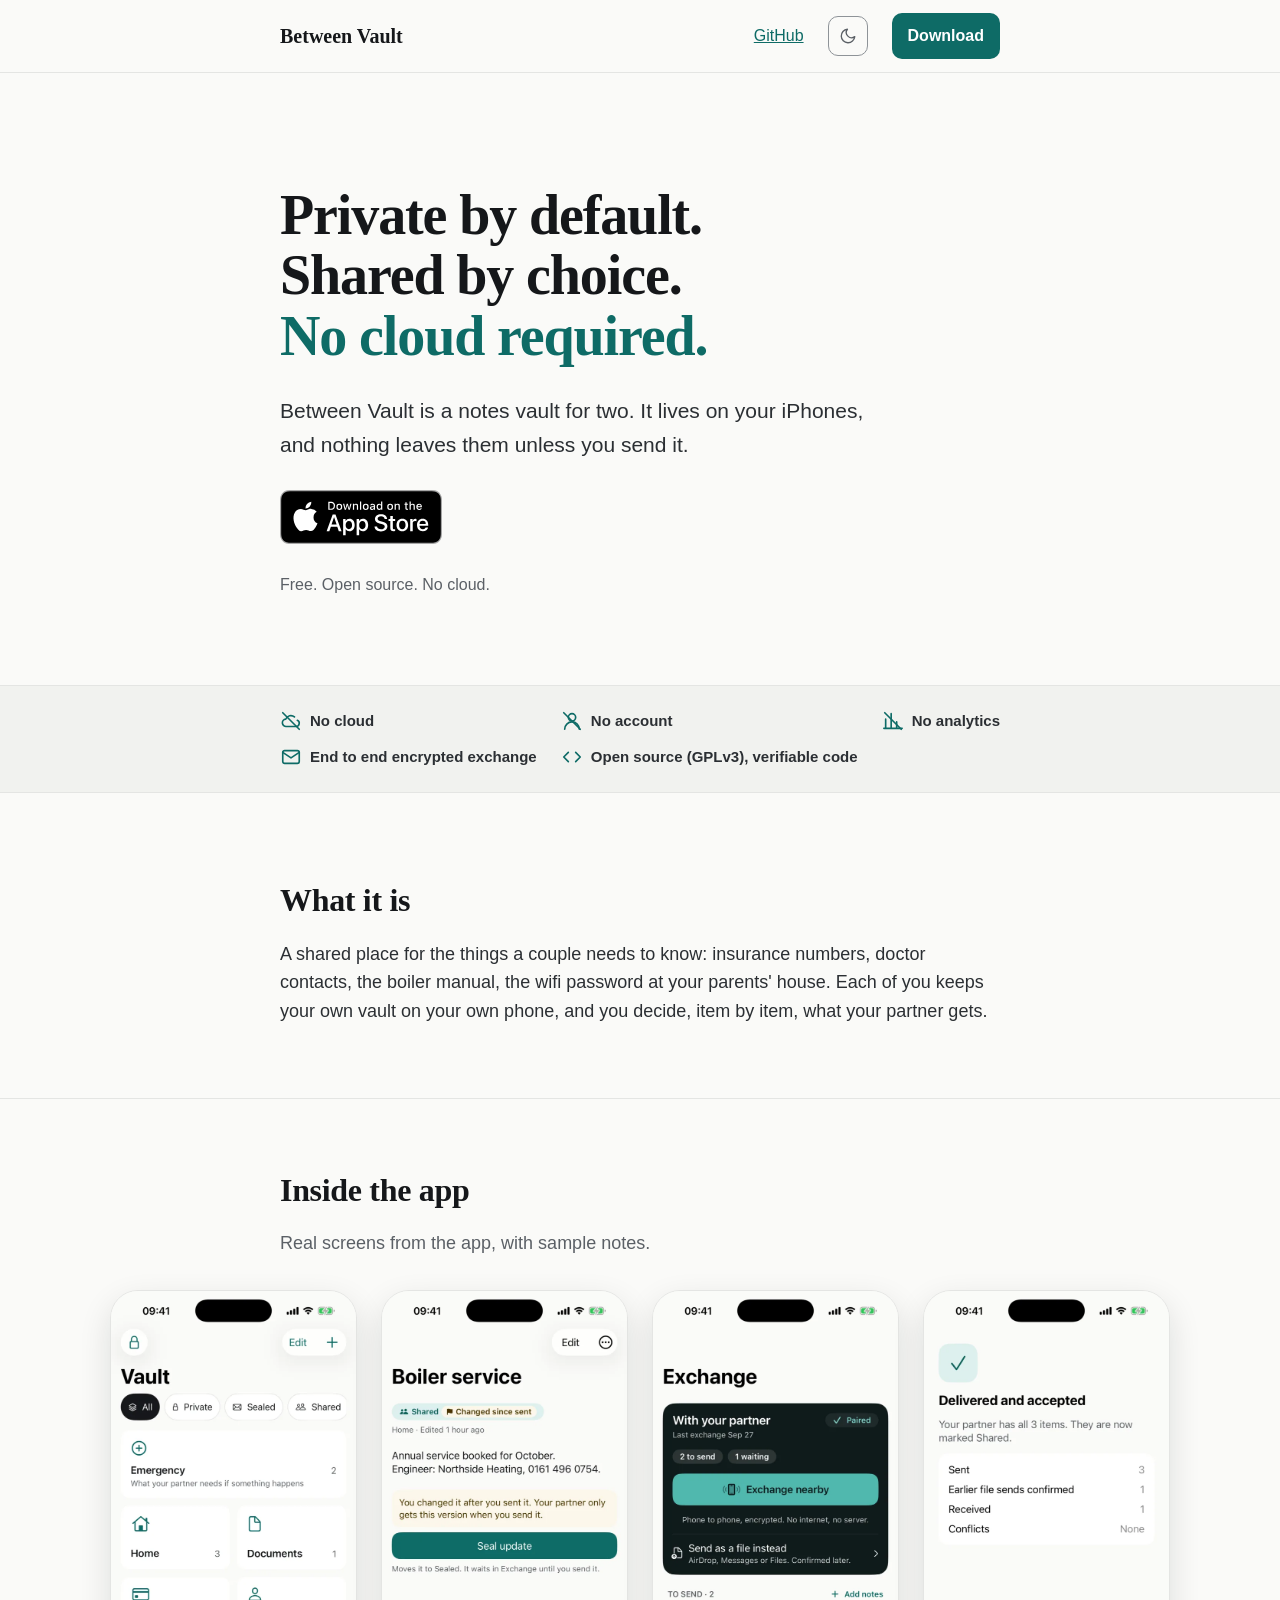
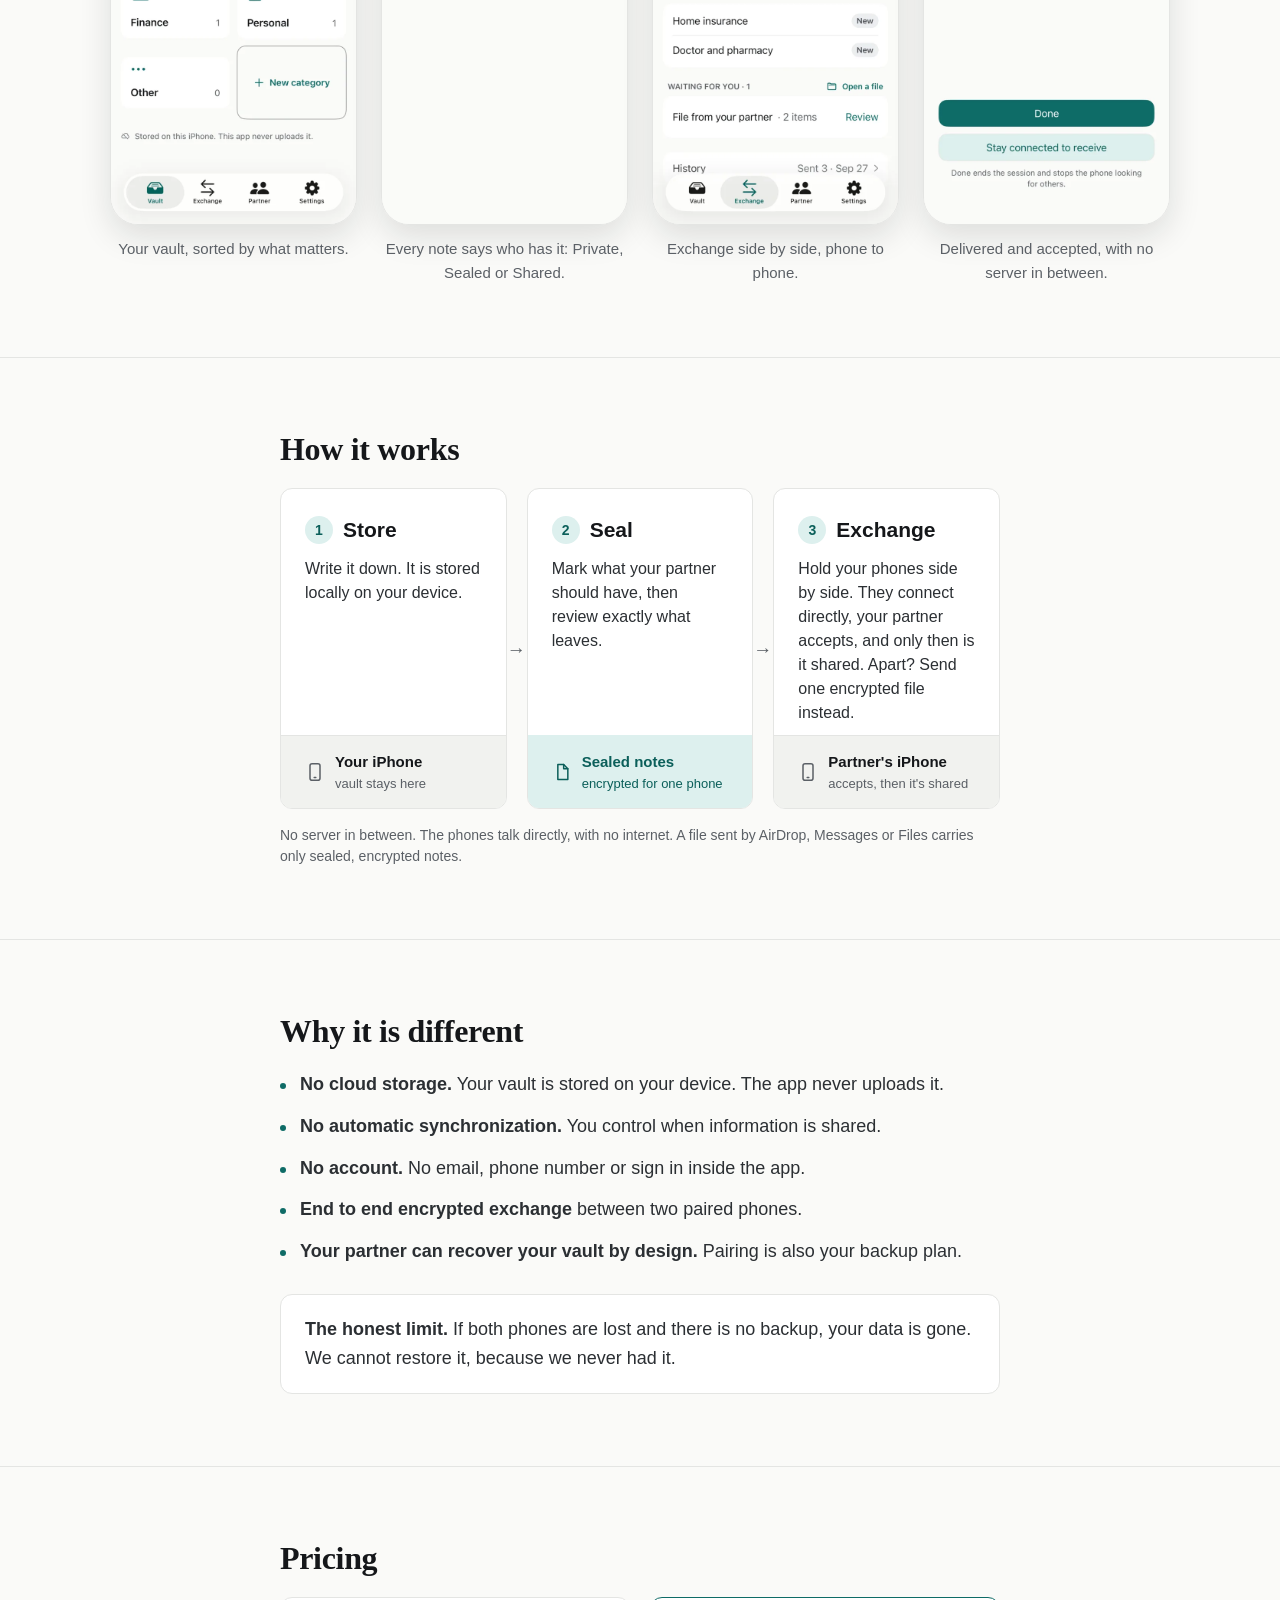
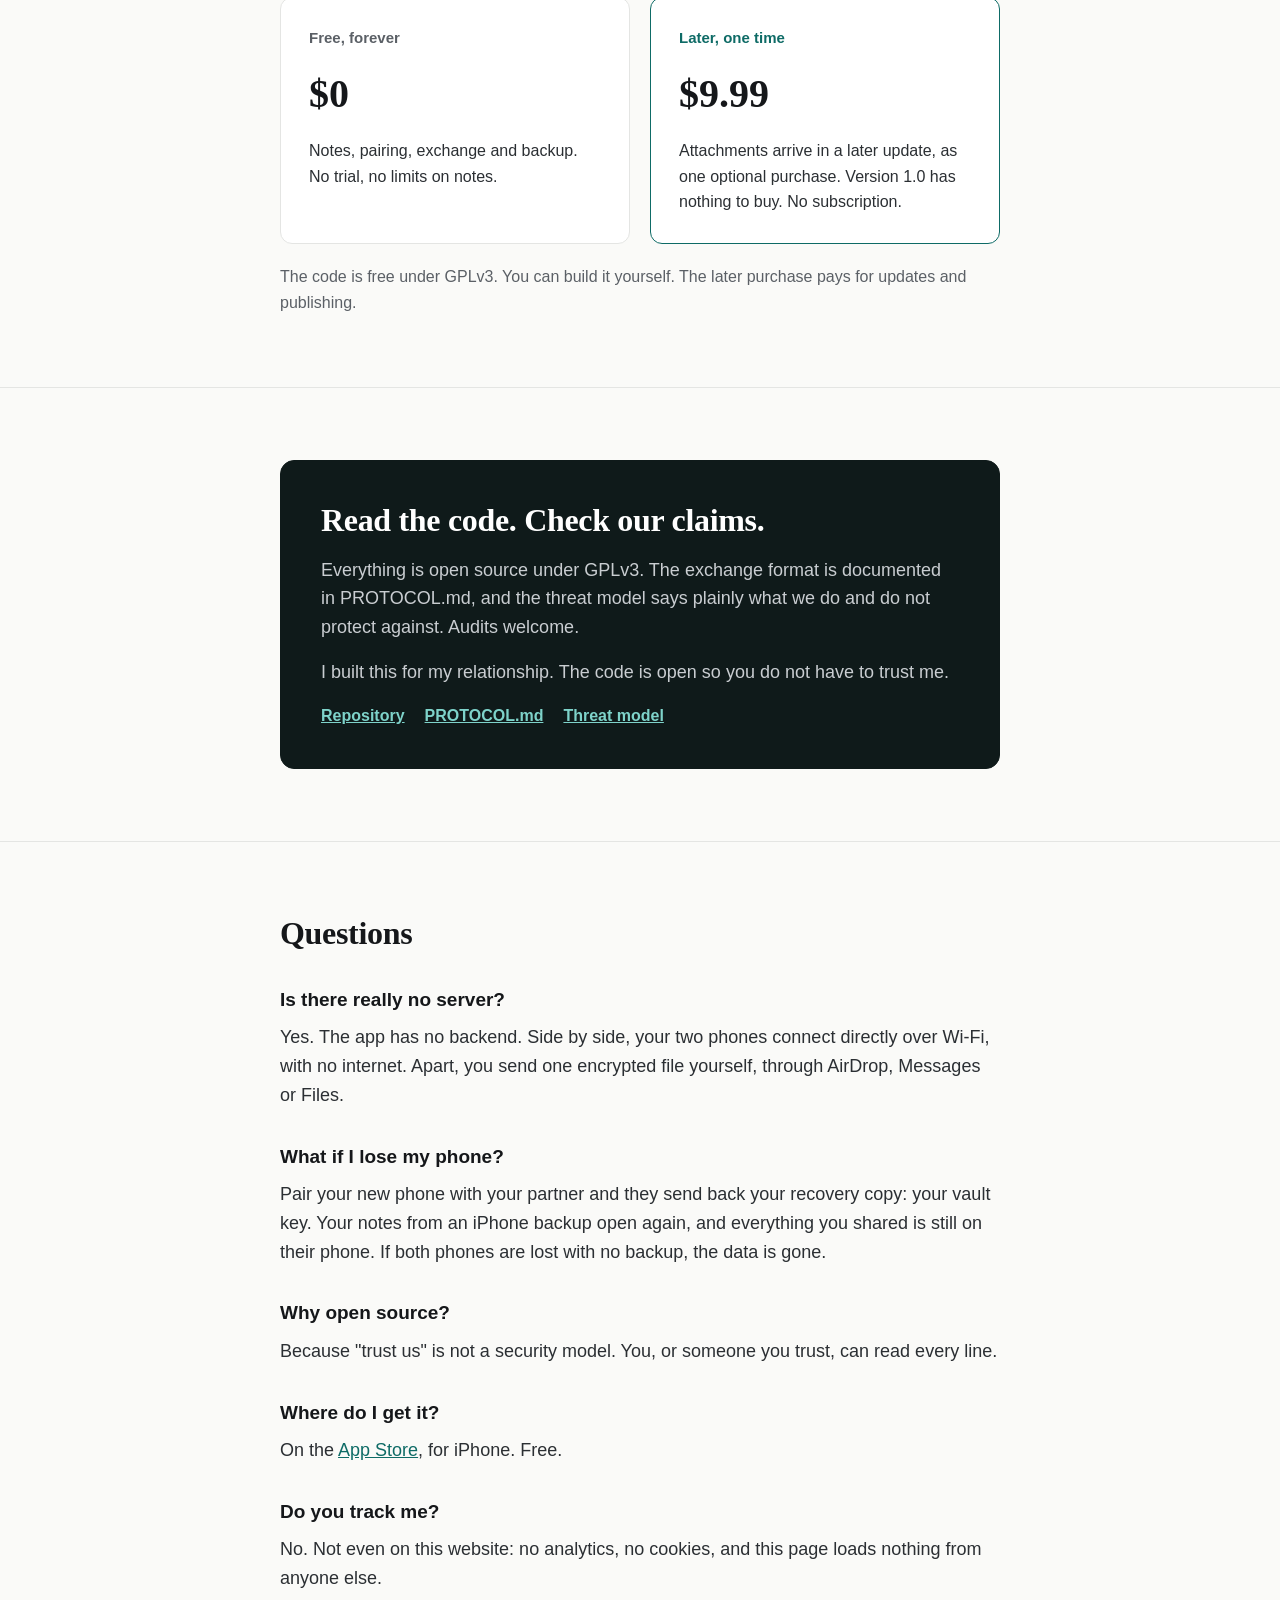
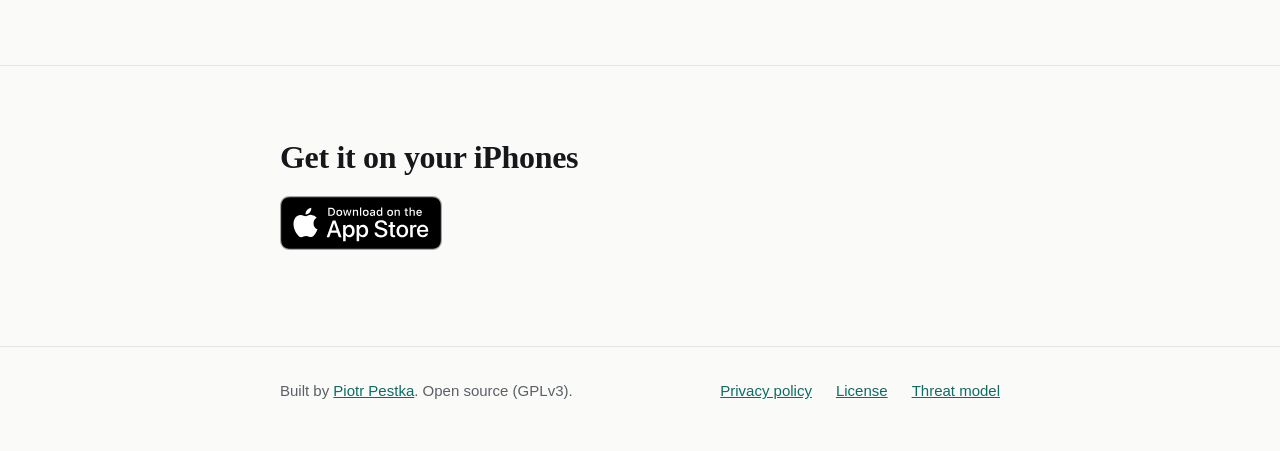
<file: web/index.html>
<!DOCTYPE html>
<html lang="en">
<head>
  <meta charset="utf-8">
  <meta name="viewport" content="width=device-width, initial-scale=1">
  <title>Between Vault: Private by default. Shared by choice.</title>
  <meta name="description" content="A notes vault for two people. It lives on your iPhones, and nothing leaves them unless you send it. No cloud. No account. Open source.">
  <meta property="og:title" content="Between Vault">
  <meta property="og:description" content="Private by default. Shared by choice. No cloud required.">
  <meta property="og:type" content="website">
  <link rel="icon" href="favicon.svg" type="image/svg+xml">
  <link rel="icon" href="favicon.ico" sizes="any">
  <link rel="stylesheet" href="styles.css">
  <script src="theme.js"></script>
</head>
<body>

  <header>
    <div class="container">
      <a class="wordmark" href="index.html">Between Vault</a>
      <nav aria-label="Primary">
        <a href="https://github.com/neatnettech/between-vault">GitHub</a>
        <a class="nav-cta" href="https://apps.apple.com/us/app/betweenvault/id6818837797">Download</a>
      </nav>
    </div>
  </header>

  <main>

    <section class="hero">
      <div class="container">
        <h1>
          <span>Private by default.</span>
          <span>Shared by choice.</span>
          <span class="accent">No cloud required.</span>
        </h1>
        <p class="hero-sub">Between Vault is a notes vault for two. It lives on your iPhones, and nothing leaves them unless you send it.</p>

        <a class="store-badge" href="https://apps.apple.com/us/app/betweenvault/id6818837797">
          <img src="app-store-badge.svg" width="162" height="54" alt="Download on the App Store">
        </a>

        <p class="hero-note">Free. Open source. No cloud.</p>
      </div>
    </section>

    <section class="band" aria-label="What we promise">
      <ul class="container">
        <li>
          <svg width="22" height="22" viewBox="0 0 24 24" fill="none" stroke="currentColor" stroke-width="1.8" stroke-linecap="round" stroke-linejoin="round" aria-hidden="true"><path d="M3 3l18 18"></path><path d="M7 18h10.5a3.5 3.5 0 0 0 1.4-6.7M15.8 7.6A6 6 0 0 0 6.2 10 4 4 0 0 0 7 18"></path></svg>
          <span>No cloud</span>
        </li>
        <li>
          <svg width="22" height="22" viewBox="0 0 24 24" fill="none" stroke="currentColor" stroke-width="1.8" stroke-linecap="round" stroke-linejoin="round" aria-hidden="true"><circle cx="12" cy="8" r="4"></circle><path d="M4 21a8 8 0 0 1 16 0"></path><path d="M3 3l18 18"></path></svg>
          <span>No account</span>
        </li>
        <li>
          <svg width="22" height="22" viewBox="0 0 24 24" fill="none" stroke="currentColor" stroke-width="1.8" stroke-linecap="round" stroke-linejoin="round" aria-hidden="true"><path d="M4 20V10M10 20V4M16 20v-7M22 20H2"></path><path d="M3 3l18 18"></path></svg>
          <span>No analytics</span>
        </li>
        <li>
          <svg width="22" height="22" viewBox="0 0 24 24" fill="none" stroke="currentColor" stroke-width="1.8" stroke-linecap="round" stroke-linejoin="round" aria-hidden="true"><rect x="3" y="5" width="18" height="14" rx="2"></rect><path d="m3 7 9 6 9-6"></path></svg>
          <span>End to end encrypted exchange</span>
        </li>
        <li>
          <svg width="22" height="22" viewBox="0 0 24 24" fill="none" stroke="currentColor" stroke-width="1.8" stroke-linecap="round" stroke-linejoin="round" aria-hidden="true"><path d="m8 7-5 5 5 5M16 7l5 5-5 5"></path></svg>
          <span>Open source (GPLv3), verifiable code</span>
        </li>
      </ul>
    </section>

    <section class="intro" id="what">
      <div class="container">
        <h2>What it is</h2>
        <p>A shared place for the things a couple needs to know: insurance numbers, doctor contacts, the boiler manual, the wifi password at your parents' house. Each of you keeps your own vault on your own phone, and you decide, item by item, what your partner gets.</p>
      </div>
    </section>

    <section id="screens" aria-labelledby="screens-title">
      <div class="container">
        <h2 id="screens-title">Inside the app</h2>
        <p class="screens-lead">Real screens from the app, with sample notes.</p>
      </div>
      <ul class="screens" role="list">
        <li>
          <figure>
            <img src="screenshots/vault.webp" width="640" height="1391" loading="lazy" decoding="async"
                 alt="The vault: Emergency, Home, Documents, Finance and Personal, each with how many notes it holds.">
            <figcaption>Your vault, sorted by what matters.</figcaption>
          </figure>
        </li>
        <li>
          <figure>
            <img src="screenshots/note.webp" width="640" height="1391" loading="lazy" decoding="async"
                 alt="A note called Boiler service, marked Shared and Changed since sent, with a Seal update button.">
            <figcaption>Every note says who has it: Private, Sealed or Shared.</figcaption>
          </figure>
        </li>
        <li>
          <figure>
            <img src="screenshots/exchange.webp" width="640" height="1391" loading="lazy" decoding="async"
                 alt="The Exchange tab: paired with your partner, two notes to send, Exchange nearby as the main action.">
            <figcaption>Exchange side by side, phone to phone.</figcaption>
          </figure>
        </li>
        <li>
          <figure>
            <img src="screenshots/delivered.webp" width="640" height="1391" loading="lazy" decoding="async"
                 alt="Delivered and accepted: three notes sent, one received, no conflicts.">
            <figcaption>Delivered and accepted, with no server in between.</figcaption>
          </figure>
        </li>
      </ul>
    </section>

    <section id="how">
      <div class="container">
        <h2>How it works</h2>
        <ol class="steps">
          <li>
            <div class="step-head">
              <span class="step-num">1</span>
              <h3>Store</h3>
            </div>
            <p>Write it down. It is stored locally on your device.</p>
            <div class="step-node">
              <svg width="20" height="20" viewBox="0 0 24 24" fill="none" stroke="currentColor" stroke-width="1.8" stroke-linecap="round" stroke-linejoin="round" aria-hidden="true"><rect x="6" y="2" width="12" height="20" rx="2.5"></rect><path d="M11 18.5h2"></path></svg>
              <span><b>Your iPhone</b><small>vault stays here</small></span>
            </div>
          </li>
          <li>
            <div class="step-head">
              <span class="step-num">2</span>
              <h3>Seal</h3>
            </div>
            <p>Mark what your partner should have, then review exactly what leaves.</p>
            <div class="step-node">
              <svg width="20" height="20" viewBox="0 0 24 24" fill="none" stroke="currentColor" stroke-width="1.8" stroke-linecap="round" stroke-linejoin="round" aria-hidden="true"><path d="M7 3h7l5 5v13H7z"></path><path d="M14 3v5h5"></path></svg>
              <span><b>Sealed notes</b><small>encrypted for one phone</small></span>
            </div>
          </li>
          <li>
            <div class="step-head">
              <span class="step-num">3</span>
              <h3>Exchange</h3>
            </div>
            <p>Hold your phones side by side. They connect directly, your partner accepts, and only then is it shared. Apart? Send one encrypted file instead.</p>
            <div class="step-node">
              <svg width="20" height="20" viewBox="0 0 24 24" fill="none" stroke="currentColor" stroke-width="1.8" stroke-linecap="round" stroke-linejoin="round" aria-hidden="true"><rect x="6" y="2" width="12" height="20" rx="2.5"></rect><path d="M11 18.5h2"></path></svg>
              <span><b>Partner's iPhone</b><small>accepts, then it's shared</small></span>
            </div>
          </li>
        </ol>

        <p class="flow-caption">No server in between. The phones talk directly, with no internet. A file sent by AirDrop, Messages or Files carries only sealed, encrypted notes.</p>
      </div>
    </section>

    <section id="why">
      <div class="container">
        <h2>Why it is different</h2>
        <ul class="why-list">
          <li><span><b>No cloud storage.</b> Your vault is stored on your device. The app never uploads it.</span></li>
          <li><span><b>No automatic synchronization.</b> You control when information is shared.</span></li>
          <li><span><b>No account.</b> No email, phone number or sign in inside the app.</span></li>
          <li><span><b>End to end encrypted exchange</b> between two paired phones.</span></li>
          <li><span><b>Your partner can recover your vault by design.</b> Pairing is also your backup plan.</span></li>
        </ul>
        <div class="callout">
          <p><b>The honest limit.</b> If both phones are lost and there is no backup, your data is gone. We cannot restore it, because we never had it.</p>
        </div>
      </div>
    </section>

    <section id="pricing">
      <div class="container">
        <h2>Pricing</h2>
        <div class="pricing">
          <div class="price-card">
            <span class="price-eyebrow">Free, forever</span>
            <span class="price">$0</span>
            <p>Notes, pairing, exchange and backup. No trial, no limits on notes.</p>
          </div>
          <div class="price-card featured">
            <span class="price-eyebrow">Later, one time</span>
            <span class="price">$9.99</span>
            <p>Attachments arrive in a later update, as one optional purchase. Version 1.0 has nothing to buy. No subscription.</p>
          </div>
        </div>
        <p class="price-note">The code is free under GPLv3. You can build it yourself. The later purchase pays for updates and publishing.</p>
      </div>
    </section>

    <section id="open-source">
      <div class="container panel">
        <h2>Read the code. Check our claims.</h2>
          <p>Everything is open source under GPLv3. The exchange format is documented in PROTOCOL.md, and the threat model says plainly what we do and do not protect against. Audits welcome.</p>
          <p>I built this for my relationship. The code is open so you do not have to trust me.</p>
        <div class="links">
          <a href="https://github.com/neatnettech/between-vault">Repository</a>
          <a href="https://github.com/neatnettech/between-vault#protocol">PROTOCOL.md</a>
          <a href="https://github.com/neatnettech/between-vault#threat-model">Threat model</a>
        </div>
      </div>
    </section>

    <section id="faq">
      <div class="container faq">
        <h2>Questions</h2>
        <div>
          <h3>Is there really no server?</h3>
          <p>Yes. The app has no backend. Side by side, your two phones connect directly over Wi-Fi, with no internet. Apart, you send one encrypted file yourself, through AirDrop, Messages or Files.</p>
        </div>
        <div>
          <h3>What if I lose my phone?</h3>
          <p>Pair your new phone with your partner and they send back your recovery copy: your vault key. Your notes from an iPhone backup open again, and everything you shared is still on their phone. If both phones are lost with no backup, the data is gone.</p>
        </div>
        <div>
          <h3>Why open source?</h3>
          <p>Because "trust us" is not a security model. You, or someone you trust, can read every line.</p>
        </div>
        <div>
          <h3>Where do I get it?</h3>
          <p>On the <a href="https://apps.apple.com/us/app/betweenvault/id6818837797">App Store</a>, for iPhone. Free.</p>
        </div>
        <div>
          <h3>Do you track me?</h3>
          <p>No. Not even on this website: no analytics, no cookies, and this page loads nothing from anyone else.</p>
        </div>
      </div>
    </section>

    <section class="final-cta" id="download">
      <div class="container">
        <h2>Get it on your iPhones</h2>
        <a class="store-badge" href="https://apps.apple.com/us/app/betweenvault/id6818837797">
          <img src="app-store-badge.svg" width="162" height="54" alt="Download on the App Store">
        </a>
      </div>
    </section>

  </main>

  <footer>
    <div class="container">
      <span>Built by <a href="https://github.com/neatnettech">Piotr Pestka</a>. Open source (GPLv3).</span>
      <nav aria-label="Footer">
        <a href="privacy.html">Privacy policy</a>
        <a href="https://github.com/neatnettech/between-vault/blob/main/LICENSE">License</a>
        <a href="https://github.com/neatnettech/between-vault#threat-model">Threat model</a>
      </nav>
    </div>
  </footer>

</body>
</html>
</file>
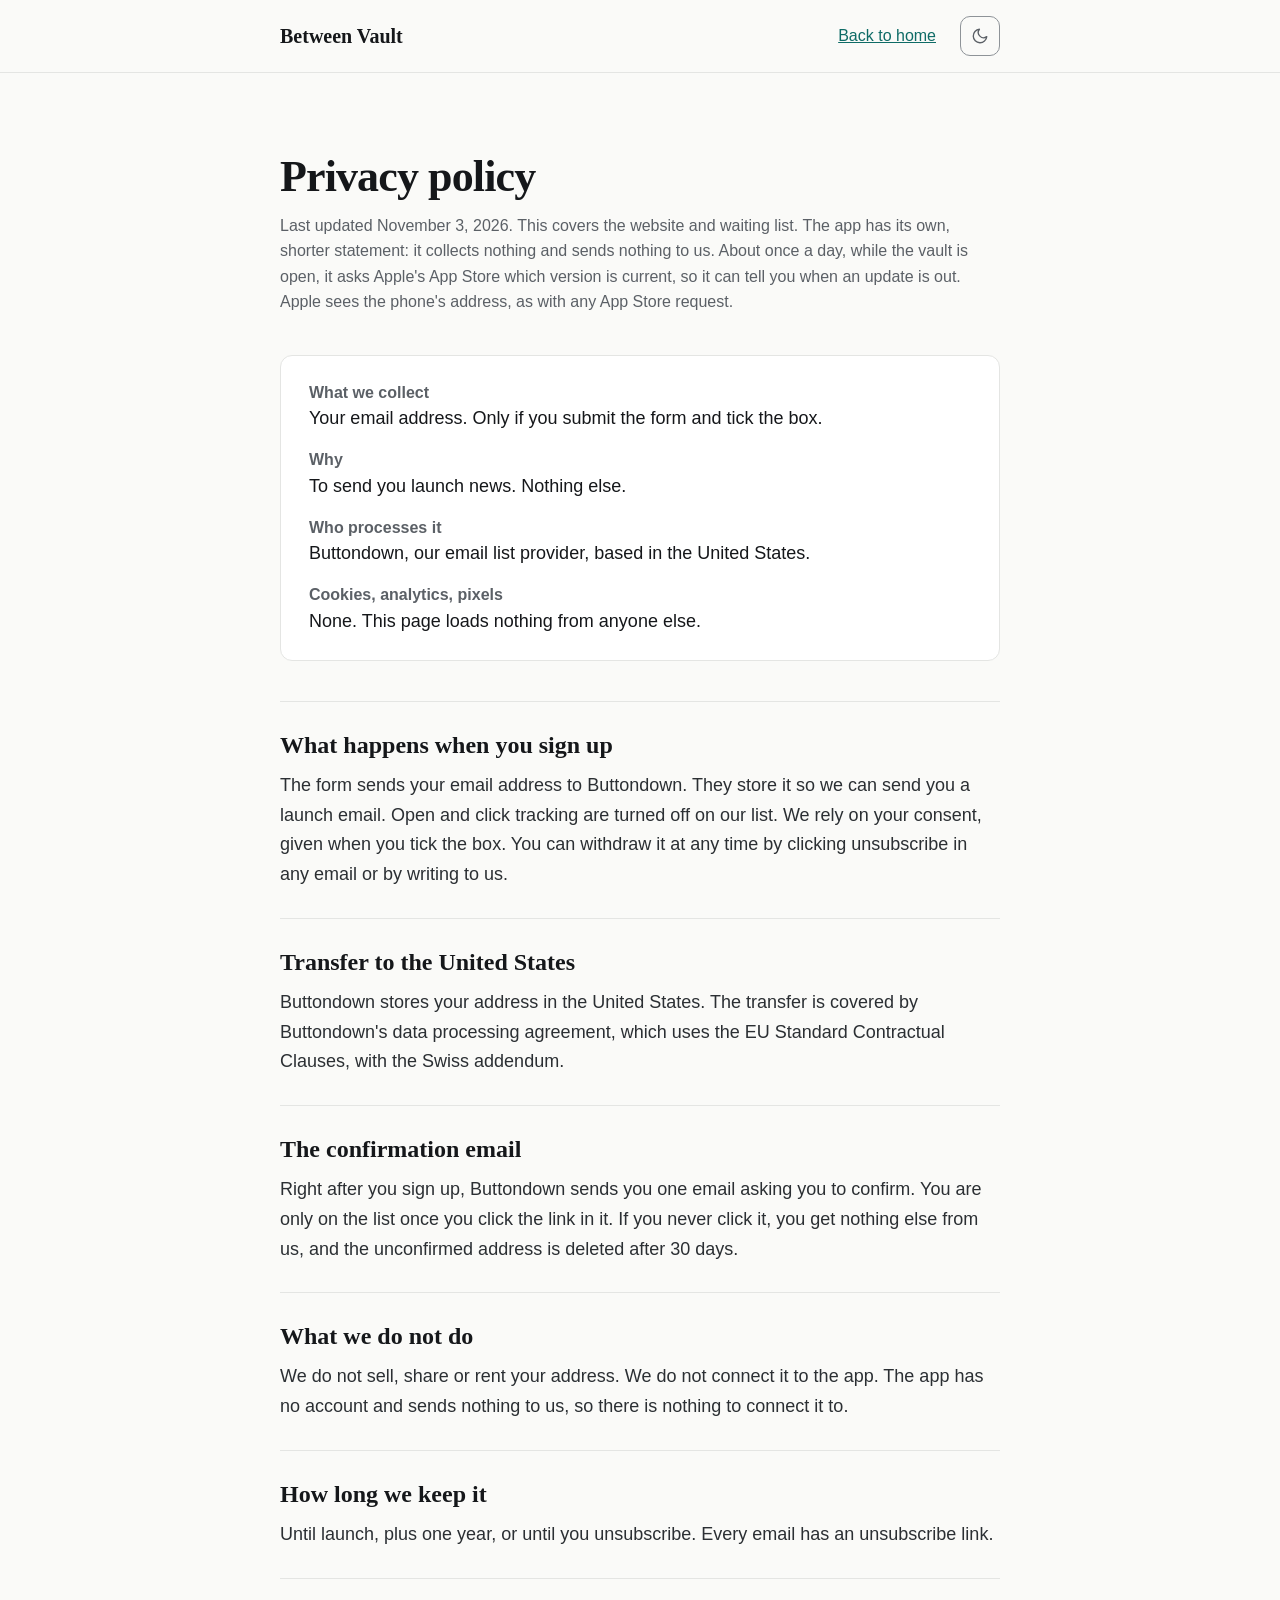
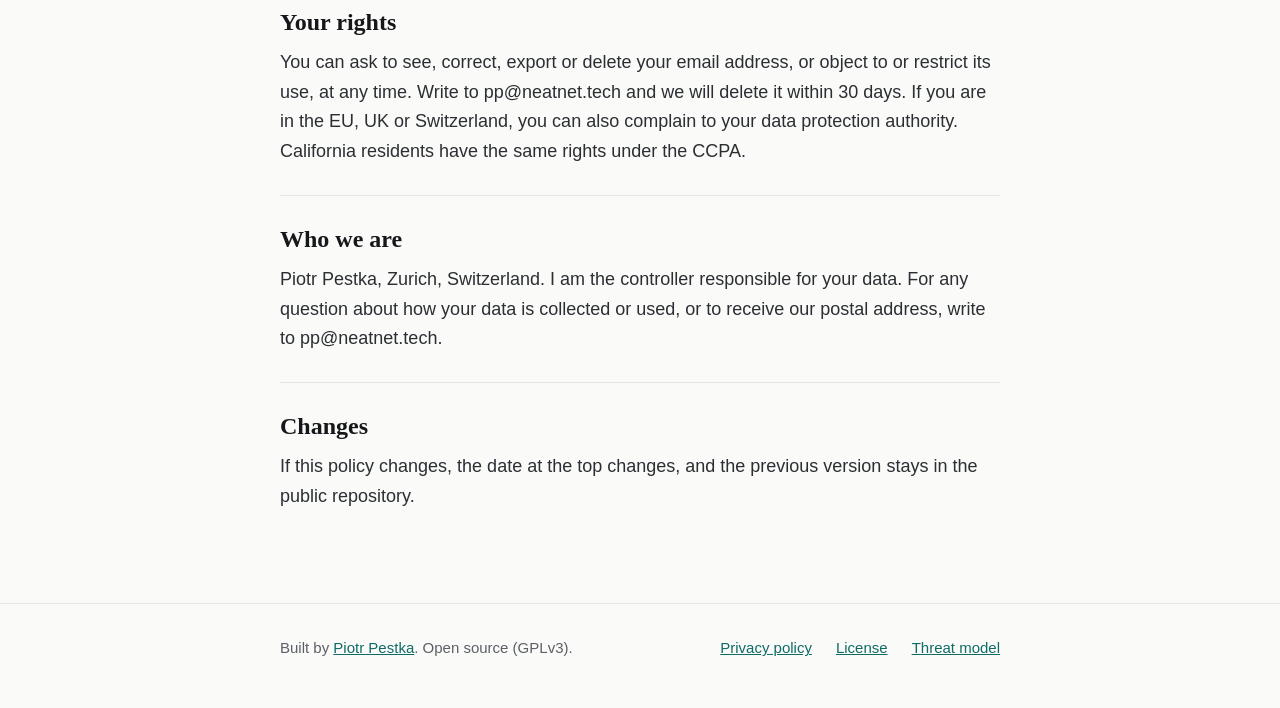
<file: web/privacy.html>
<!DOCTYPE html>
<html lang="en">
<head>
  <meta charset="utf-8">
  <meta name="viewport" content="width=device-width, initial-scale=1">
  <title>Privacy policy · Between Vault</title>
  <link rel="icon" href="favicon.svg" type="image/svg+xml">
  <link rel="icon" href="favicon.ico" sizes="any">
  <link rel="stylesheet" href="styles.css">
  <script src="theme.js"></script>
</head>
<body>

  <header>
    <div class="container">
      <a class="wordmark" href="index.html">Between Vault</a>
      <nav aria-label="Primary">
        <a href="index.html">Back to home</a>
      </nav>
    </div>
  </header>

  <main>
    <section class="doc">
      <div class="container">
        <h1 class="page-title">Privacy policy</h1>
        <p class="lede">Last updated November 3, 2026. This covers the website and waiting list. The app has its own, shorter statement: it collects nothing and sends nothing to us. About once a day, while the vault is open, it asks Apple's App Store which version is current, so it can tell you when an update is out. Apple sees the phone's address, as with any App Store request.</p>

        <section class="summary-card">
          <dl>
            <dt>What we collect</dt>
            <dd>Your email address. Only if you submit the form and tick the box.</dd>
            <dt>Why</dt>
            <dd>To send you launch news. Nothing else.</dd>
            <dt>Who processes it</dt>
            <dd>Buttondown, our email list provider, based in the United States.</dd>
            <dt>Cookies, analytics, pixels</dt>
            <dd>None. This page loads nothing from anyone else.</dd>
          </dl>
        </section>

        <div class="blk">
          <h2>What happens when you sign up</h2>
          <p>The form sends your email address to Buttondown. They store it so we can send you a launch email. Open and click tracking are turned off on our list. We rely on your consent, given when you tick the box. You can withdraw it at any time by clicking unsubscribe in any email or by writing to us.</p>
        </div>

        <div class="blk">
          <h2>Transfer to the United States</h2>
          <p>Buttondown stores your address in the United States. The transfer is covered by Buttondown's data processing agreement, which uses the EU Standard Contractual Clauses, with the Swiss addendum.</p>
        </div>

        <div class="blk">
          <h2>The confirmation email</h2>
          <p>Right after you sign up, Buttondown sends you one email asking you to confirm. You are only on the list once you click the link in it. If you never click it, you get nothing else from us, and the unconfirmed address is deleted after 30 days.</p>
        </div>

        <div class="blk">
          <h2>What we do not do</h2>
          <p>We do not sell, share or rent your address. We do not connect it to the app. The app has no account and sends nothing to us, so there is nothing to connect it to.</p>
        </div>

        <div class="blk">
          <h2>How long we keep it</h2>
          <p>Until launch, plus one year, or until you unsubscribe. Every email has an unsubscribe link.</p>
        </div>

        <div class="blk">
          <h2>Your rights</h2>
          <p>You can ask to see, correct, export or delete your email address, or object to or restrict its use, at any time. Write to pp@neatnet.tech and we will delete it within 30 days. If you are in the EU, UK or Switzerland, you can also complain to your data protection authority. California residents have the same rights under the CCPA.</p>
        </div>

        <div class="blk">
          <h2>Who we are</h2>
          <p>Piotr Pestka, Zurich, Switzerland. I am the controller responsible for your data. For any question about how your data is collected or used, or to receive our postal address, write to pp@neatnet.tech.</p>
        </div>

        <div class="blk">
          <h2>Changes</h2>
          <p>If this policy changes, the date at the top changes, and the previous version stays in the public repository.</p>
        </div>
      </div>
    </section>
  </main>

  <footer>
    <div class="container">
      <span>Built by <a href="https://github.com/neatnettech">Piotr Pestka</a>. Open source (GPLv3).</span>
      <nav aria-label="Footer">
        <a href="privacy.html">Privacy policy</a>
        <a href="https://github.com/neatnettech/between-vault/blob/main/LICENSE">License</a>
        <a href="https://github.com/neatnettech/between-vault#threat-model">Threat model</a>
      </nav>
    </div>
  </footer>

</body>
</html>
</file>
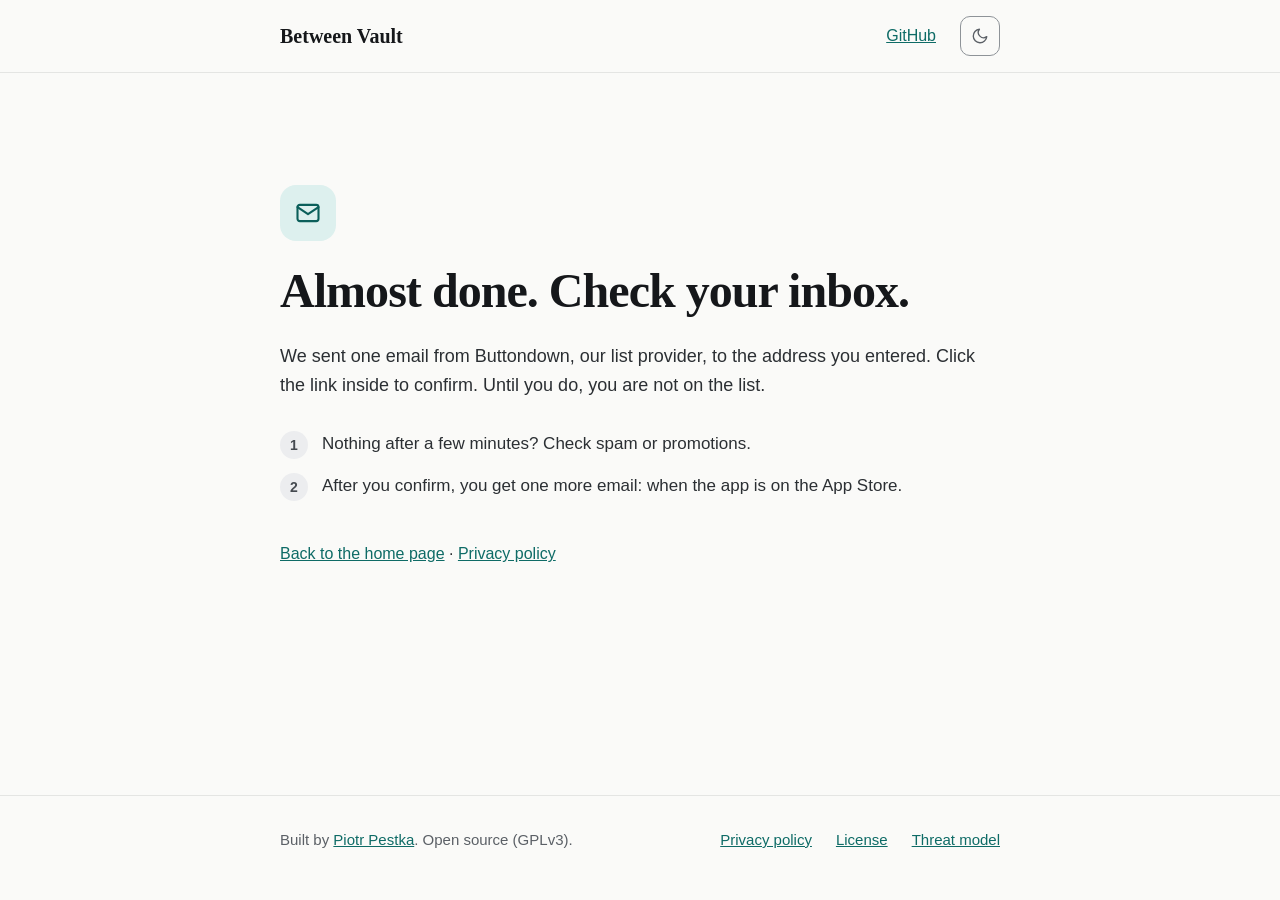
<file: web/thanks.html>
<!DOCTYPE html>
<html lang="en">
<head>
  <meta charset="utf-8">
  <meta name="viewport" content="width=device-width, initial-scale=1">
  <title>Almost done · Between Vault</title>
  <link rel="icon" href="favicon.svg" type="image/svg+xml">
  <link rel="icon" href="favicon.ico" sizes="any">
  <link rel="stylesheet" href="styles.css">
  <script src="theme.js"></script>
</head>
<body>

  <header>
    <div class="container">
      <a class="wordmark" href="index.html">Between Vault</a>
      <nav aria-label="Primary">
        <a href="https://github.com/neatnettech/between-vault">GitHub</a>
      </nav>
    </div>
  </header>

  <main>
    <section class="confirm">
      <div class="container">
        <div class="icon-tile">
          <svg width="28" height="28" viewBox="0 0 24 24" fill="none" stroke="currentColor" stroke-width="1.8" stroke-linecap="round" stroke-linejoin="round" aria-hidden="true"><rect x="3" y="5" width="18" height="14" rx="2"></rect><path d="m3 7 9 6 9-6"></path></svg>
        </div>
        <h1>Almost done. Check your inbox.</h1>
        <p>We sent one email from Buttondown, our list provider, to the address you entered. Click the link inside to confirm. Until you do, you are not on the list.</p>
        <ol class="tips">
          <li><span>Nothing after a few minutes? Check spam or promotions.</span></li>
          <li><span>After you confirm, you get one more email: when the app is on the App Store.</span></li>
        </ol>
        <p class="tail-links"><a href="index.html">Back to the home page</a> · <a href="privacy.html">Privacy policy</a></p>
      </div>
    </section>
  </main>

  <footer>
    <div class="container">
      <span>Built by <a href="https://github.com/neatnettech">Piotr Pestka</a>. Open source (GPLv3).</span>
      <nav aria-label="Footer">
        <a href="privacy.html">Privacy policy</a>
        <a href="https://github.com/neatnettech/between-vault/blob/main/LICENSE">License</a>
        <a href="https://github.com/neatnettech/between-vault#threat-model">Threat model</a>
      </nav>
    </div>
  </footer>

</body>
</html>
</file>
<file: web/styles.css>
/* Between Vault website.
   Values come from the design handoff boards: "Website index, desktop" (3),
   "Website index, mobile" (4), "Website privacy policy" (5),
   "Website signup success" (6), "Website index, dark mode" (7).
   Where a board hard codes a hex, the token below carries it. */

:root {
  color-scheme: light dark;

  /* Surfaces */
  --bg: #FAFAF8;
  --surface: #FFFFFF;
  --band: #F1F2EF;
  --panel: #0F1A1A;
  --panel-border: #0F1A1A;

  /* Ink */
  --heading: #15171A;
  --text: #15171A;
  --body: #2B2F33;
  --secondary: #5B6066;
  --badge-fill: #ECEDEF;
  --badge-ink: #454A50;

  /* Accent */
  --accent: #0E6B66;
  --accent-hover: #094C48;
  --accent-tint: #DDF0EE;
  --accent-on-tint: #0B5F5A;
  --on-accent: #FFFFFF;

  /* The panel is dark in both schemes, so its ink does not flip */
  --on-panel: #ECEDEE;
  --on-panel-heading: #FFFFFF;
  --on-panel-body: #C9CDD1;
  --on-panel-link: #7ED3CA;
  --on-panel-link-hover: #A8E4DD;

  /* Lines and state */
  --border: #E4E5E3;
  --border-strong: #8E9398;
  --error: #A1231B;

  /* Geometry */
  --radius-control: 10px;
  --radius-card: 12px;
  --radius-panel: 14px;
  --control-h: 52px;
  --header-h: 72px;
  --col: 720px;
}

/* Dark values, from the "Website index, dark mode" board.
   Two selectors on purpose: the media query serves visitors who never touch the
   switch (including with JavaScript off), the attribute serves an explicit choice.
   Keep the two lists in sync. */

@media (prefers-color-scheme: dark) {
  :root:not([data-theme="light"]) {
    --bg: #0F1112;
    --surface: #1B1E20;
    --band: #151719;
    /* The light panel inverts against the page. Dark has nothing to invert
       against, so it becomes a card like every other one on the dark board. */
    --panel: #1B1E20;
    --panel-border: #2A2D30;
    --heading: #FFFFFF;
    --text: #ECEDEE;
    --body: #C9CDD1;
    --secondary: #9BA1A7;
    --badge-fill: #2A2D30;
    --badge-ink: #C9CDD1;
    --accent: #4FB8AE;
    --accent-hover: #A8E4DD;
    /* The handoff publishes no dark tint, so this pair is derived from the app
       dark boards. Used by the step chips and the sealed file footer. */
    --accent-tint: #1E2A2A;
    --accent-on-tint: #7ED3CA;
    --on-accent: #0F1A1A;
    --border: #2A2D30;
    --border-strong: #6B7076;
    /* Not in the handoff: #A1231B is 2.9:1 on this background. 8.3:1 */
    --error: #FF8A80;
  }
}

:root[data-theme="dark"] {
  color-scheme: dark;
  --bg: #0F1112;
  --surface: #1B1E20;
  --band: #151719;
  --panel: #1B1E20;
  --panel-border: #2A2D30;
  --heading: #FFFFFF;
  --text: #ECEDEE;
  --body: #C9CDD1;
  --secondary: #9BA1A7;
  --badge-fill: #2A2D30;
  --badge-ink: #C9CDD1;
  --accent: #4FB8AE;
  --accent-hover: #A8E4DD;
  --accent-tint: #1E2A2A;
  --accent-on-tint: #7ED3CA;
  --on-accent: #0F1A1A;
  --border: #2A2D30;
  --border-strong: #6B7076;
  --error: #FF8A80;
}

:root[data-theme="light"] { color-scheme: light; }

* { margin: 0; padding: 0; box-sizing: border-box; }

html { scroll-behavior: smooth; }

body {
  background: var(--bg);
  color: var(--text);
  font-family: -apple-system, BlinkMacSystemFont, "SF Pro Text", "Segoe UI", "Helvetica Neue", Arial, sans-serif;
  font-size: 18px;
  line-height: 1.6;
  display: flex;
  flex-direction: column;
  min-height: 100vh;
}

main { flex: 1; }

a { color: var(--accent); }
a:hover { color: var(--accent-hover); }

:focus-visible {
  outline: 2px solid var(--accent);
  outline-offset: 2px;
}

/* Exactly 720px of content once the viewport allows it, 20px gutters below that */
.container {
  width: min(var(--col), 100% - 40px);
  margin-inline: auto;
}

/* Typography */

h1, .page-title {
  font-family: "New York", ui-serif, Georgia, serif;
  font-weight: 600;
  color: var(--heading);
}

h1 {
  font-size: 56px;
  line-height: 1.08;
  letter-spacing: -0.02em;
}

h2 {
  font-family: "New York", ui-serif, Georgia, serif;
  font-size: 32px;
  line-height: 1.2;
  letter-spacing: -0.01em;
  font-weight: 600;
  color: var(--heading);
  margin-bottom: 20px;
}

p { font-size: 18px; line-height: 1.6; color: var(--body); }

/* Header */

header { border-bottom: 1px solid var(--border); }

header .container {
  display: flex;
  align-items: center;
  justify-content: space-between;
  gap: 16px;
  height: var(--header-h);
}

.wordmark {
  font-family: "New York", ui-serif, Georgia, serif;
  font-size: 20px;
  font-weight: 600;
  color: var(--heading);
  text-decoration: none;
}

header nav {
  display: flex;
  align-items: center;
  gap: 24px;
  font-size: 16px;
}

.nav-cta {
  background: var(--accent);
  color: var(--on-accent);
  padding: 10px 16px;
  border-radius: var(--radius-control);
  text-decoration: none;
  font-weight: 600;
}

.nav-cta:hover { background: var(--accent-hover); color: var(--on-accent); }

/* Theme switch. Not in the handoff, which follows the system preference only.
   Hidden until theme.js unhides it, since it does nothing without JavaScript. */

.theme-toggle {
  display: flex;
  align-items: center;
  justify-content: center;
  width: 40px;
  height: 40px;
  padding: 0;
  background: none;
  /* Control border, not the hairline: this is the button's only boundary cue,
     and the hairline is 1.2:1 against the page */
  border: 1px solid var(--border-strong);
  border-radius: var(--radius-control);
  color: var(--secondary);
  cursor: pointer;
}

.theme-toggle:hover { color: var(--accent); border-color: var(--accent); }

.theme-toggle .sun { display: none; }

@media (prefers-color-scheme: dark) {
  :root:not([data-theme="light"]) .theme-toggle .sun { display: block; }
  :root:not([data-theme="light"]) .theme-toggle .moon { display: none; }
}

:root[data-theme="dark"] .theme-toggle .sun { display: block; }
:root[data-theme="dark"] .theme-toggle .moon { display: none; }
:root[data-theme="light"] .theme-toggle .sun { display: none; }
:root[data-theme="light"] .theme-toggle .moon { display: block; }

/* Sections. Every section carries a top hairline except the hero, the band,
   and the block right below the band, which already has one above it. */

section {
  padding: 72px 0;
  border-top: 1px solid var(--border);
}

.hero, .band, .intro { border-top: 0; }

.hero { padding: 112px 0 88px; }

.hero .container {
  display: flex;
  flex-direction: column;
  gap: 28px;
}

/* Desktop breaks the headline into three lines, mobile lets it flow */
.hero h1 span { display: block; }
.hero h1 .accent { color: var(--accent); }

.hero-sub { font-size: 21px; max-width: 600px; }

.hero-note { margin: 0; font-size: 16px; color: var(--secondary); }

.intro { padding: 88px 0 72px; }

/* Inside the app: real screenshots with sample notes. Four across on wide screens, two on
   tablets, a swipeable row on phones. */
.screens-lead { color: var(--secondary); margin-top: 8px; }

.screens {
  list-style: none;
  margin: 32px auto 0;
  padding: 0 20px;
  width: min(1100px, 100%);
  display: grid;
  grid-template-columns: repeat(4, 1fr);
  gap: 24px;
}

.screens figure { margin: 0; }

.screens img {
  display: block;
  width: 100%;
  height: auto;
  border-radius: 28px;
  border: 1px solid var(--border);
  box-shadow: 0 12px 32px rgba(15, 26, 26, 0.12);
}

.screens figcaption {
  margin-top: 12px;
  font-size: 15px;
  color: var(--secondary);
  text-align: center;
}

@media (max-width: 900px) {
  .screens { grid-template-columns: repeat(2, 1fr); }
}

@media (max-width: 560px) {
  .screens {
    grid-template-columns: none;
    grid-auto-flow: column;
    grid-auto-columns: 72%;
    overflow-x: auto;
    scroll-snap-type: x mandatory;
    padding-bottom: 12px;
  }
  .screens li { scroll-snap-align: center; }
}

/* App Store badge: Apple's file, shown unmodified */

.store-badge { align-self: flex-start; }

.store-badge img { display: block; height: 54px; width: auto; }

/* Promise band */

.band {
  background: var(--band);
  border-top: 1px solid var(--border);
  border-bottom: 1px solid var(--border);
  padding: 0;
}

/* The board draws five equal columns. With the real copy that forces three line
   wraps, and wrapping a flex row leaves one orphan on a second line. Three
   content sized columns put the short promises on one row and the long pair on
   the next, with the icon beside the label instead of above it. */
.band .container {
  display: grid;
  grid-template-columns: repeat(3, auto);
  justify-content: space-between;
  gap: 14px 24px;
  padding: 24px 0;
  font-size: 15px;
  font-weight: 600;
  line-height: 1.35;
  color: var(--body);
}

.band li {
  list-style: none;
  display: flex;
  align-items: center;
  gap: 8px;
  color: var(--accent);
}

.band li svg { flex-shrink: 0; }

.band li span { color: var(--body); }

/* How it works */

/* Three shared rows (heading, copy, node) so the cards line up internally
   whatever the copy length. Without subgrid support the cards simply stack
   their own content, which degrades rather than breaks. */
.steps {
  list-style: none;
  display: grid;
  grid-template-columns: repeat(3, minmax(0, 1fr));
  grid-template-rows: auto auto auto;
  gap: 20px;
}

.steps li {
  position: relative;
  grid-row: span 3;
  display: grid;
  grid-template-rows: subgrid;
  row-gap: 10px;
  background: var(--surface);
  border: 1px solid var(--border);
  border-radius: var(--radius-card);
  padding: 24px;
}

/* The cards are the flow, so the connector lives in the grid gap. The board
   drew a second, separate diagram that repeated these three steps. */
.steps li:not(:last-child)::after {
  content: "\2192";
  position: absolute;
  top: 50%;
  right: -19px;
  transform: translateY(-50%);
  width: 18px;
  text-align: center;
  font-size: 19px;
  line-height: 1;
  color: var(--secondary);
}

.step-head { display: flex; align-items: center; gap: 10px; }

/* The board sets this as a bare teal numeral. A chip reads as a step marker
   without stealing weight from the card title. */
.step-num {
  display: flex;
  align-items: center;
  justify-content: center;
  width: 28px;
  height: 28px;
  border-radius: 14px;
  background: var(--accent-tint);
  color: var(--accent-on-tint);
  font-size: 14px;
  font-weight: 700;
}

.steps h3 { font-size: 21px; font-weight: 600; color: var(--heading); }

.steps p { font-size: 16px; line-height: 1.5; }

/* Where each step physically happens. Bottom aligned across the three cards,
   which also gives the uneven copy lengths something to rest against. */
.step-node {
  /* Default grid stretch, so all three footers share one height and one top
     edge even when the middle label wraps */
  margin: 0 -24px -24px;
  padding: 14px 24px;
  background: var(--band);
  border-top: 1px solid var(--border);
  border-radius: 0 0 11px 11px;
  display: flex;
  align-items: center;
  gap: 10px;
  font-size: 15px;
}

.step-node svg { flex-shrink: 0; color: var(--secondary); }
.step-node b { display: block; font-weight: 600; color: var(--text); }
.step-node small { display: block; font-size: 13px; color: var(--secondary); }

/* The middle step is the only thing that leaves the device */
.steps li:nth-child(2) .step-node {
  background: var(--accent-tint);
  border-top-color: var(--accent-tint);
}

.steps li:nth-child(2) .step-node svg,
.steps li:nth-child(2) .step-node b,
.steps li:nth-child(2) .step-node small { color: var(--accent-on-tint); }

.flow-caption {
  margin-top: 16px;
  font-size: 14px;
  line-height: 1.5;
  color: var(--secondary);
}

/* Why it is different */

.why-list { list-style: none; display: flex; flex-direction: column; gap: 14px; }

.why-list li {
  display: flex;
  gap: 14px;
  font-size: 18px;
  line-height: 1.55;
  color: var(--body);
}

.why-list li::before {
  content: "";
  flex-shrink: 0;
  width: 6px;
  height: 6px;
  border-radius: 3px;
  background: var(--accent);
  margin-top: 12px;
}

.callout {
  margin-top: 28px;
  padding: 20px 24px;
  background: var(--surface);
  border: 1px solid var(--border);
  border-radius: var(--radius-card);
}

/* Pricing */

.pricing {
  display: grid;
  grid-template-columns: repeat(2, minmax(0, 1fr));
  gap: 20px;
}

.price-card {
  background: var(--surface);
  border: 1px solid var(--border);
  border-radius: var(--radius-card);
  padding: 28px;
  display: flex;
  flex-direction: column;
  gap: 12px;
}

.price-card.featured { border: 1.5px solid var(--accent); }

.price-eyebrow { font-size: 15px; font-weight: 600; color: var(--secondary); }

.price-card.featured .price-eyebrow { color: var(--accent); }

.price {
  font-family: "New York", ui-serif, Georgia, serif;
  font-size: 40px;
  font-weight: 600;
  color: var(--heading);
}

.price-card p { font-size: 16px; }

.price-note { margin-top: 20px; font-size: 16px; color: var(--secondary); }

/* Read the code panel. Dark in both color schemes. */

.panel {
  background: var(--panel);
  color: var(--on-panel);
  border: 1px solid var(--panel-border);
  border-radius: var(--radius-panel);
  padding: 40px;
  display: flex;
  flex-direction: column;
  gap: 16px;
}

.panel h2 { color: var(--on-panel-heading); margin: 0; }
.panel p { color: var(--on-panel-body); }
.panel a { color: var(--on-panel-link); }
.panel a:hover { color: var(--on-panel-link-hover); }

.panel .links {
  display: flex;
  flex-wrap: wrap;
  gap: 20px;
  font-size: 16px;
  font-weight: 600;
}

/* Questions */

.faq { display: flex; flex-direction: column; gap: 32px; }

.faq h2 { margin: 0; }

.faq h3 {
  font-size: 19px;
  font-weight: 600;
  color: var(--heading);
  margin-bottom: 8px;
}

/* Final call to action */

.final-cta { padding: 72px 0 96px; }

.final-cta .container { display: flex; flex-direction: column; gap: 20px; }

.final-cta h2 { margin: 0; }

/* Privacy policy */

.page-title { font-size: 44px; margin-bottom: 12px; }

.lede { margin-bottom: 40px; font-size: 16px; color: var(--secondary); }

.doc {
  padding: 80px 0 64px;
  border-top: 0;
}

.summary-card {
  background: var(--surface);
  border: 1px solid var(--border);
  border-radius: var(--radius-card);
  padding: 24px 28px;
  margin-bottom: 40px;
}

.summary-card dt { font-size: 16px; font-weight: 600; color: var(--secondary); }

.summary-card dd {
  margin: 0 0 14px;
  font-size: 18px;
  line-height: 1.55;
  color: var(--text);
}

.summary-card dd:last-child { margin-bottom: 0; }

.blk { padding: 28px 0; border-top: 1px solid var(--border); }

.blk h2 {
  font-size: 24px;
  line-height: 1.3;
  letter-spacing: normal;
  margin-bottom: 10px;
}

.blk p { line-height: 1.65; }

/* Signup success */

.confirm { padding: 112px 0 64px; border-top: 0; }

.confirm .container { display: flex; flex-direction: column; align-items: flex-start; gap: 24px; }

.confirm h1 { font-size: 48px; line-height: 1.1; }

.icon-tile {
  width: 56px;
  height: 56px;
  border-radius: 16px;
  background: var(--accent-tint);
  color: var(--accent-on-tint);
  display: flex;
  align-items: center;
  justify-content: center;
  flex-shrink: 0;
}

.tips {
  list-style: none;
  margin-top: 8px;
  display: flex;
  flex-direction: column;
  gap: 14px;
  font-size: 17px;
  line-height: 1.5;
  color: var(--body);
}

.tips li { display: flex; gap: 14px; align-items: flex-start; }

.tips li::before {
  counter-increment: tip;
  content: counter(tip);
  flex-shrink: 0;
  width: 28px;
  height: 28px;
  border-radius: 14px;
  background: var(--badge-fill);
  color: var(--badge-ink);
  font-size: 14px;
  font-weight: 700;
  display: flex;
  align-items: center;
  justify-content: center;
}

.tips { counter-reset: tip; }

.tail-links { margin-top: 16px; font-size: 16px; }

/* Footer */

footer {
  border-top: 1px solid var(--border);
  font-size: 15px;
  color: var(--secondary);
}

footer .container {
  display: flex;
  justify-content: space-between;
  gap: 8px 24px;
  padding: 32px 0 48px;
}

footer nav { display: flex; gap: 24px; }

/* Mobile, per the "Website index, mobile" board */

@media (max-width: 600px) {
  body { font-size: 17px; }

  header .container { height: 60px; }
  .wordmark { font-size: 18px; }
  header nav { gap: 16px; font-size: 15px; }
  header nav a { min-height: 44px; display: flex; align-items: center; }
  .nav-cta { display: none; }

  section { padding: 48px 0; }

  .hero { padding: 48px 0 40px; }
  .hero .container { gap: 20px; }
  .hero h1 { font-size: 38px; line-height: 1.1; }
  .hero h1 span { display: inline; }
  .hero-sub { font-size: 17px; }
  .hero-note { font-size: 15px; }

  .intro { padding: 48px 0; }

  h2 { font-size: 26px; letter-spacing: normal; margin-bottom: 14px; }
  p { font-size: 17px; }

  .band .container {
    grid-template-columns: 1fr;
    gap: 10px;
    padding: 20px 0;
    font-size: 16px;
  }

  .theme-toggle { width: 44px; height: 44px; }

  /* One card per row, so the shared row tracks stop earning their keep */
  .steps { grid-template-columns: 1fr; grid-template-rows: none; gap: 24px; }

  .steps li {
    grid-row: auto;
    grid-template-rows: none;
    display: flex;
    flex-direction: column;
    gap: 8px;
    padding: 18px;
  }
  .steps h3 { font-size: 18px; }

  /* Stacked cards, so the connector turns to point down */
  .steps li:not(:last-child)::after {
    content: "\2193";
    top: auto;
    right: auto;
    bottom: -21px;
    left: 50%;
    transform: translateX(-50%);
  }

  .step-node { margin: 4px -18px -18px; padding: 12px 18px; }

  .pricing { grid-template-columns: 1fr; gap: 12px; }
  .price-card { padding: 20px; gap: 6px; }
  .price-eyebrow { font-size: 14px; }
  .price { font-size: 32px; }
  .price-note { margin-top: 14px; font-size: 15px; }

  .panel { padding: 24px; }

  .faq { gap: 24px; }

  .final-cta { padding: 48px 0 64px; }

  .doc { padding: 48px 0 40px; }
  .page-title { font-size: 32px; }
  .lede { margin-bottom: 28px; }

  .confirm { padding: 48px 0 40px; }
  .confirm h1 { font-size: 34px; }

  footer .container {
    flex-direction: column;
    gap: 4px;
    padding: 24px 0 40px;
  }

  footer nav { flex-direction: column; gap: 0; }
  footer nav a, footer .container > span { min-height: 44px; display: flex; align-items: center; }
}

@media (prefers-reduced-motion: reduce) {
  html { scroll-behavior: auto; }
}
</file>
